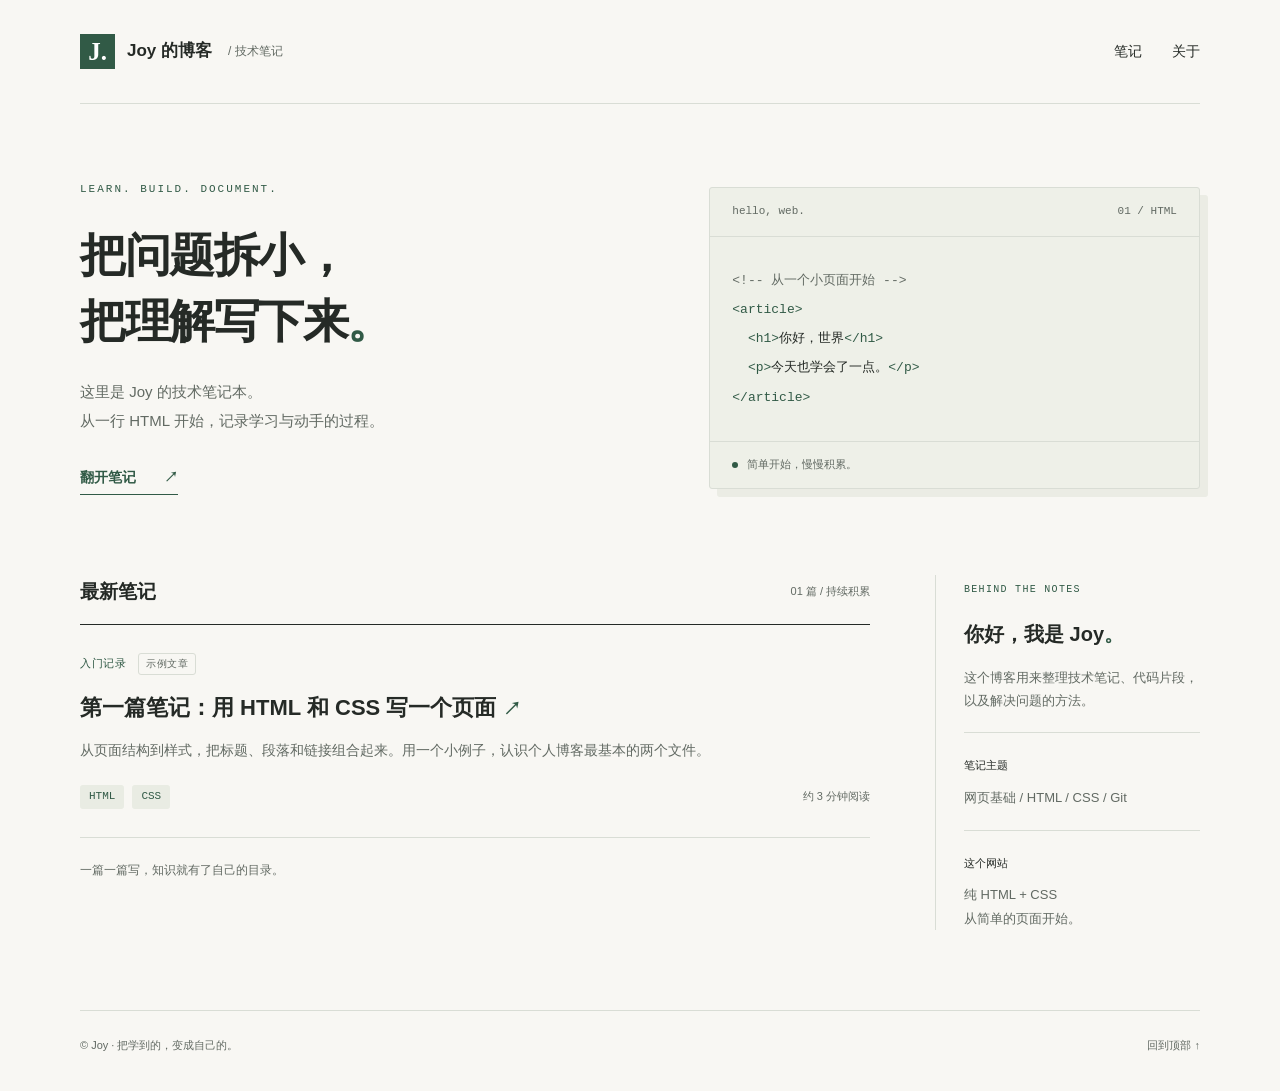
<file: index.html>
<!doctype html>
<html lang="zh-CN">
<head>
  <meta charset="utf-8">
  <meta name="viewport" content="width=device-width, initial-scale=1">
  <meta name="description" content="Joy 的博客：整理 HTML、CSS 和 Git 的技术笔记，让学过的知识留下来。">
  <title>Joy 的博客 · 技术笔记</title>
  <link rel="stylesheet" href="styles.css">
</head>
<body>
  <a class="skip-link" href="#main">跳到主要内容</a>
  <header class="site-header wrap">
    <a class="brand" href="index.html" aria-label="Joy 的博客首页"><span class="brand-mark" aria-hidden="true">J.</span> Joy 的博客<span class="brand-label">/ 技术笔记</span></a>
    <nav aria-label="主导航"><a href="#notes">笔记</a><a href="#about">关于</a></nav>
  </header>
  <main id="main" class="wrap">
    <section class="intro" aria-labelledby="intro-title">
      <div>
        <p class="eyebrow">LEARN. BUILD. DOCUMENT.</p>
        <h1 id="intro-title">把问题拆小，<br>把理解写下来<span class="accent">。</span></h1>
        <p class="intro-text">这里是 Joy 的技术笔记本。<br>从一行 HTML 开始，记录学习与动手的过程。</p>
        <a class="text-link" href="#notes">翻开笔记 <span aria-hidden="true">↗</span></a>
      </div>
      <aside class="code-note" aria-label="博客的 HTML 示例">
        <div class="code-note-head"><span>hello, web.</span><span>01 / HTML</span></div>
        <pre><code><span class="muted">&lt;!-- 从一个小页面开始 --&gt;</span>
<span class="code-tag">&lt;article&gt;</span>
  <span class="code-tag">&lt;h1&gt;</span>你好，世界<span class="code-tag">&lt;/h1&gt;</span>
  <span class="code-tag">&lt;p&gt;</span>今天也学会了一点。<span class="code-tag">&lt;/p&gt;</span>
<span class="code-tag">&lt;/article&gt;</span></code></pre>
        <p class="code-note-foot"><span class="dot" aria-hidden="true"></span>简单开始，慢慢积累。</p>
      </aside>
    </section>
    <div class="content-grid">
      <section id="notes" aria-labelledby="notes-title">
        <div class="section-heading"><h2 id="notes-title">最新笔记</h2><span>01 篇 / 持续积累</span></div>
        <article class="note-entry">
          <div class="note-meta"><span>入门记录</span><span class="sample">示例文章</span></div>
          <h3><a href="posts/first-page.html">第一篇笔记：用 HTML 和 CSS 写一个页面 <span aria-hidden="true">↗</span></a></h3>
          <p>从页面结构到样式，把标题、段落和链接组合起来。用一个小例子，认识个人博客最基本的两个文件。</p>
          <div class="note-bottom"><div class="tags"><span>HTML</span><span>CSS</span></div><span>约 3 分钟阅读</span></div>
        </article>
        <p class="margin-note">一篇一篇写，知识就有了自己的目录。</p>
      </section>
      <aside id="about" class="about" aria-labelledby="about-title">
        <p class="eyebrow">BEHIND THE NOTES</p>
        <h2 id="about-title">你好，我是 Joy<span class="accent">。</span></h2>
        <p>这个博客用来整理技术笔记、代码片段，以及解决问题的方法。</p>
        <div class="about-detail"><span>笔记主题</span><p>网页基础 / HTML / CSS / Git</p></div>
        <div class="about-detail"><span>这个网站</span><p>纯 HTML + CSS<br>从简单的页面开始。</p></div>
      </aside>
    </div>
  </main>
  <footer class="site-footer wrap"><span>© Joy · 把学到的，变成自己的。</span><a href="#main">回到顶部 ↑</a></footer>
</body>
</html>
</file>
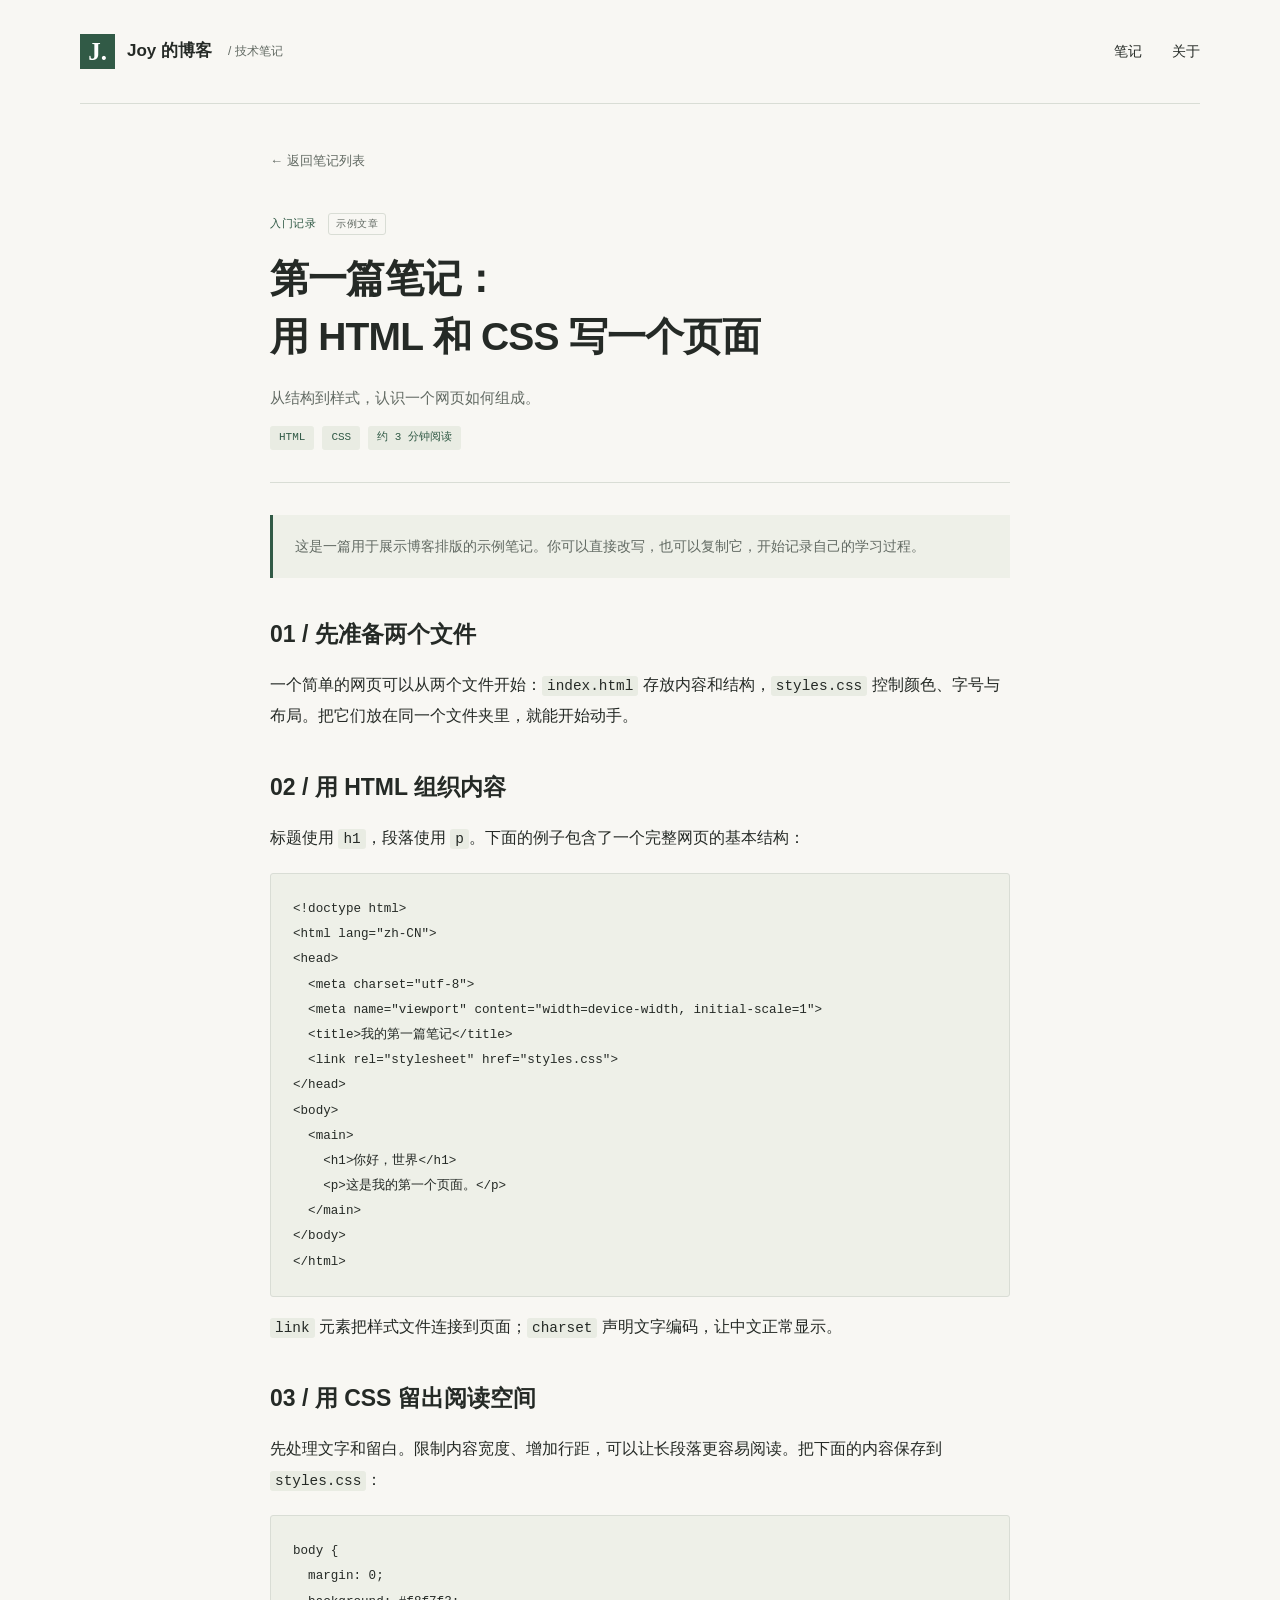
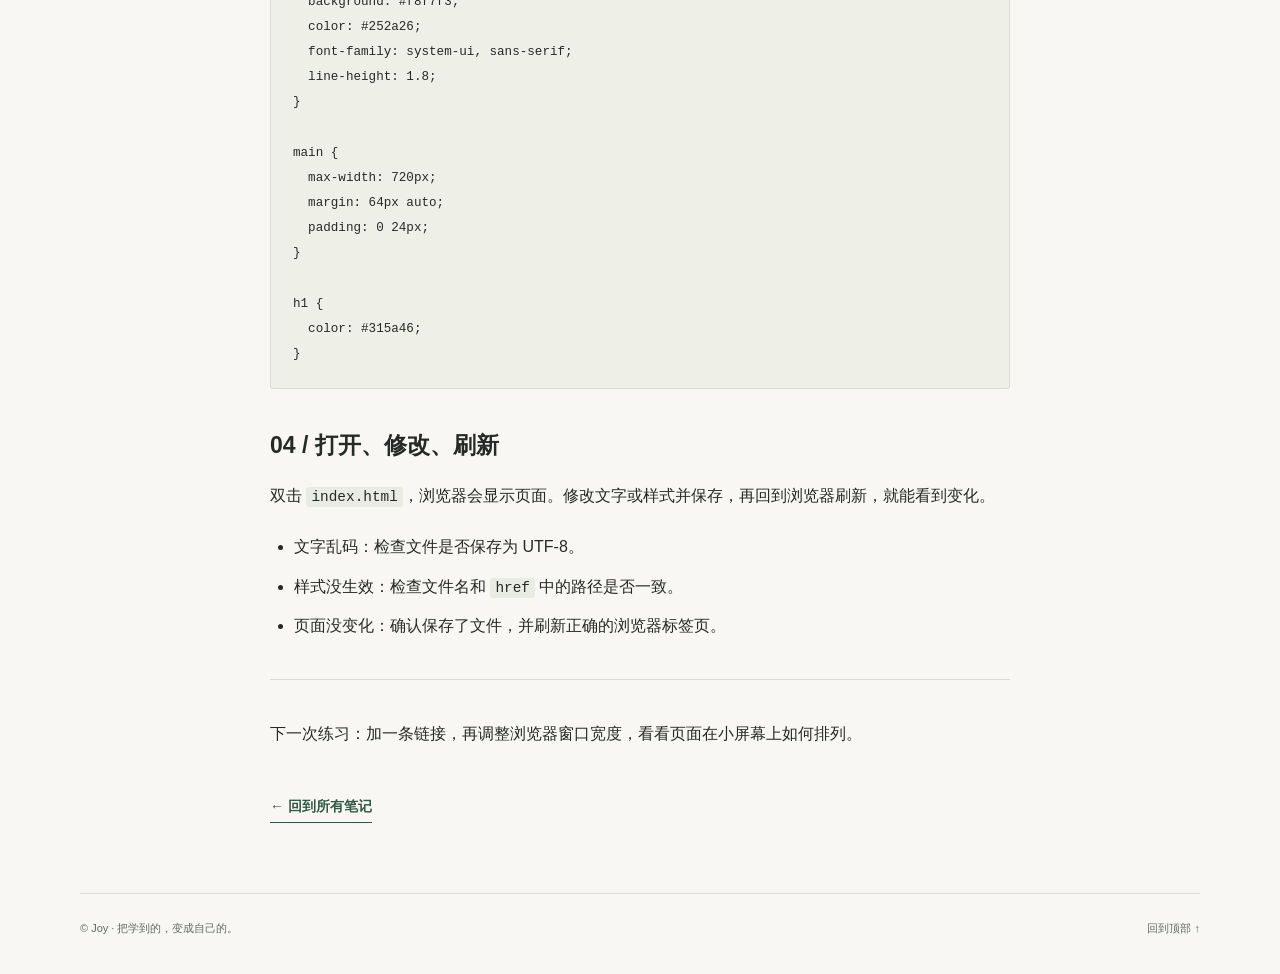
<file: posts/first-page.html>
<!doctype html>
<html lang="zh-CN">
<head>
  <meta charset="utf-8">
  <meta name="viewport" content="width=device-width, initial-scale=1">
  <meta name="description" content="一篇 HTML 和 CSS 入门示例笔记：认识网页结构、连接样式文件，并在浏览器中查看第一个页面。">
  <title>用 HTML 和 CSS 写一个页面 · Joy 的博客</title>
  <link rel="stylesheet" href="../styles.css">
</head>
<body>
  <a class="skip-link" href="#main">跳到主要内容</a>
  <header class="site-header wrap">
    <a class="brand" href="../index.html"><span class="brand-mark" aria-hidden="true">J.</span> Joy 的博客<span class="brand-label">/ 技术笔记</span></a>
    <nav aria-label="主导航"><a href="../index.html#notes">笔记</a><a href="../index.html#about">关于</a></nav>
  </header>
  <main id="main" class="article-wrap">
    <a class="back-link" href="../index.html#notes">← 返回笔记列表</a>
    <article>
      <header class="article-header">
        <div class="note-meta"><span>入门记录</span><span class="sample">示例文章</span></div>
        <h1>第一篇笔记：<br>用 HTML 和 CSS 写一个页面</h1>
        <p class="article-subtitle">从结构到样式，认识一个网页如何组成。</p>
        <div class="tags"><span>HTML</span><span>CSS</span><span>约 3 分钟阅读</span></div>
      </header>
      <div class="prose">
        <p class="callout">这是一篇用于展示博客排版的示例笔记。你可以直接改写，也可以复制它，开始记录自己的学习过程。</p>
        <h2>01 / 先准备两个文件</h2>
        <p>一个简单的网页可以从两个文件开始：<code>index.html</code> 存放内容和结构，<code>styles.css</code> 控制颜色、字号与布局。把它们放在同一个文件夹里，就能开始动手。</p>
        <h2>02 / 用 HTML 组织内容</h2>
        <p>标题使用 <code>h1</code>，段落使用 <code>p</code>。下面的例子包含了一个完整网页的基本结构：</p>
        <pre><code>&lt;!doctype html&gt;
&lt;html lang="zh-CN"&gt;
&lt;head&gt;
  &lt;meta charset="utf-8"&gt;
  &lt;meta name="viewport" content="width=device-width, initial-scale=1"&gt;
  &lt;title&gt;我的第一篇笔记&lt;/title&gt;
  &lt;link rel="stylesheet" href="styles.css"&gt;
&lt;/head&gt;
&lt;body&gt;
  &lt;main&gt;
    &lt;h1&gt;你好，世界&lt;/h1&gt;
    &lt;p&gt;这是我的第一个页面。&lt;/p&gt;
  &lt;/main&gt;
&lt;/body&gt;
&lt;/html&gt;</code></pre>
        <p><code>link</code> 元素把样式文件连接到页面；<code>charset</code> 声明文字编码，让中文正常显示。</p>
        <h2>03 / 用 CSS 留出阅读空间</h2>
        <p>先处理文字和留白。限制内容宽度、增加行距，可以让长段落更容易阅读。把下面的内容保存到 <code>styles.css</code>：</p>
        <pre><code>body {
  margin: 0;
  background: #f8f7f3;
  color: #252a26;
  font-family: system-ui, sans-serif;
  line-height: 1.8;
}

main {
  max-width: 720px;
  margin: 64px auto;
  padding: 0 24px;
}

h1 {
  color: #315a46;
}</code></pre>
        <h2>04 / 打开、修改、刷新</h2>
        <p>双击 <code>index.html</code>，浏览器会显示页面。修改文字或样式并保存，再回到浏览器刷新，就能看到变化。</p>
        <ul><li>文字乱码：检查文件是否保存为 UTF-8。</li><li>样式没生效：检查文件名和 <code>href</code> 中的路径是否一致。</li><li>页面没变化：确认保存了文件，并刷新正确的浏览器标签页。</li></ul>
        <hr>
        <p>下一次练习：加一条链接，再调整浏览器窗口宽度，看看页面在小屏幕上如何排列。</p>
      </div>
    </article>
    <a class="text-link article-end" href="../index.html#notes">← 回到所有笔记</a>
  </main>
  <footer class="site-footer wrap"><span>© Joy · 把学到的，变成自己的。</span><a href="#main">回到顶部 ↑</a></footer>
</body>
</html>
</file>
<file: styles.css>
/* 全站主题：修改这些变量即可调整配色。 */
:root { --paper: #f8f7f3; --ink: #252a26; --muted: #626a63; --green: #315a46; --line: #d9ddd5; --soft: #eef0e8; }
* { box-sizing: border-box; }
html { scroll-behavior: smooth; scroll-padding-top: 28px; }
body { margin: 0; color: var(--ink); background: var(--paper); font-family: "Segoe UI", "Microsoft YaHei", sans-serif; line-height: 1.8; -webkit-font-smoothing: antialiased; }
a { color: inherit; text-decoration: none; }
a:hover { color: var(--green); text-decoration: underline; text-underline-offset: 5px; }
a:focus-visible { outline: 3px solid var(--green); outline-offset: 5px; border-radius: 2px; }
::selection { background: #d7e6d6; }
.wrap { width: min(1120px, calc(100% - 80px)); margin-inline: auto; }
.site-header { min-height: 104px; display: flex; justify-content: space-between; align-items: center; gap: 24px; border-bottom: 1px solid var(--line); }
.brand { display: inline-flex; align-items: center; gap: 12px; font-size: 17px; font-weight: 650; }
.brand-mark { display: inline-grid; place-items: center; width: 35px; height: 35px; background: var(--green); color: white; font-family: Georgia, serif; font-size: 25px; line-height: 1; }
.brand-label { color: var(--muted); font-size: 12px; font-weight: 400; margin-left: 4px; }
nav { display: flex; gap: 30px; font-size: 14px; }
.intro { padding: 77px 0 80px; display: grid; grid-template-columns: 1.15fr 1fr; gap: 65px; align-items: center; }
.eyebrow { margin: 0 0 23px; font: 11px/1.6 Consolas, monospace; letter-spacing: 2px; color: var(--green); }
h1, h2, h3, p { margin-top: 0; }
.intro h1 { font-size: clamp(32px, 3.6vw, 46px); line-height: 1.45; letter-spacing: -1.5px; font-weight: 650; margin-bottom: 22px; }
.accent { color: var(--green); }
.intro-text { font-size: 15px; color: var(--muted); margin-bottom: 28px; line-height: 1.95; }
.text-link { display: inline-block; color: var(--green); font-size: 14px; font-weight: 650; border-bottom: 1px solid var(--green); padding-bottom: 3px; }
.text-link span { margin-left: 24px; }
.code-note { background: var(--soft); border: 1px solid var(--line); border-radius: 3px; box-shadow: 8px 8px 0 #ebece4; }
.code-note-head { display: flex; justify-content: space-between; gap: 15px; padding: 15px 22px; border-bottom: 1px solid var(--line); font: 11px/1.6 Consolas, monospace; color: var(--muted); }
pre { overflow-x: auto; tab-size: 2; }
.code-note pre { margin: 0; padding: 29px 22px; font: 13px/2.25 Consolas, "Microsoft YaHei", monospace; }
.code-tag { color: var(--green); }
.muted { color: var(--muted); }
.code-note-foot { margin: 0; border-top: 1px solid var(--line); padding: 13px 22px; color: var(--muted); font-size: 11px; }
.dot { display: inline-block; width: 6px; height: 6px; border-radius: 50%; background: var(--green); margin-right: 9px; }
.content-grid { display: grid; grid-template-columns: minmax(0, 1fr) 265px; gap: 65px; padding: 0 0 80px; }
.section-heading { display: flex; align-items: center; justify-content: space-between; gap: 15px; border-bottom: 1px solid var(--ink); padding-bottom: 15px; }
.section-heading h2 { font-size: 19px; margin: 0; font-weight: 600; }
.section-heading > span { font-size: 11px; color: var(--muted); }
.note-entry { padding: 28px 0; border-bottom: 1px solid var(--line); }
.note-meta { display: flex; align-items: center; flex-wrap: wrap; gap: 12px; color: var(--green); font-size: 11px; margin-bottom: 15px; letter-spacing: .5px; }
.sample { padding: 1px 7px; border: 1px solid var(--line); border-radius: 3px; color: var(--muted); font-size: 10px; }
.note-entry h3 { font-size: 22px; line-height: 1.65; font-weight: 600; margin-bottom: 12px; }
.note-entry h3 span { white-space: nowrap; font-size: 18px; color: var(--green); }
.note-entry > p { color: var(--muted); font-size: 14px; margin-bottom: 22px; }
.note-bottom { display: flex; justify-content: space-between; gap: 16px; align-items: center; color: var(--muted); font-size: 11px; }
.tags { display: flex; flex-wrap: wrap; gap: 8px; }
.tags span { background: #e9ece3; color: var(--green); padding: 2px 9px; border-radius: 3px; font: 11px/1.8 Consolas, "Microsoft YaHei", monospace; }
.margin-note { color: var(--muted); font-size: 12px; margin-top: 22px; }
.about { border-left: 1px solid var(--line); padding-left: 28px; }
.about .eyebrow { font-size: 10px; letter-spacing: 1.3px; margin: 7px 0 18px; }
.about h2 { font-size: 20px; font-weight: 600; margin-bottom: 14px; }
.about > p:not(.eyebrow), .about-detail p { font-size: 13px; color: var(--muted); }
.about-detail { padding-top: 17px; margin-top: 20px; border-top: 1px solid var(--line); }
.about-detail > span { font-size: 11px; color: var(--ink); }
.about-detail p { margin: 7px 0 0; }
.site-footer { border-top: 1px solid var(--line); display: flex; justify-content: space-between; gap: 15px; padding: 25px 0 35px; font-size: 11px; color: var(--muted); }
.skip-link { position: absolute; top: -100px; left: 15px; padding: 10px 16px; background: var(--green); color: white; z-index: 5; }
.skip-link:focus { top: 10px; color: white; }
.article-wrap { width: min(740px, calc(100% - 48px)); margin: 42px auto 70px; }
.back-link { color: var(--muted); font-size: 13px; }
.article-header { margin: 38px 0 32px; padding-bottom: 32px; border-bottom: 1px solid var(--line); }
.article-header h1 { font-size: clamp(27px, 4vw, 39px); line-height: 1.5; letter-spacing: -.8px; margin-bottom: 17px; }
.article-subtitle { color: var(--muted); font-size: 15px; }
.prose { font-size: 16px; line-height: 1.95; overflow-wrap: anywhere; }
.prose h2 { font-size: 23px; line-height: 1.6; margin: 38px 0 16px; }
.prose p { margin-bottom: 20px; }
.prose code { font-family: Consolas, monospace; font-size: .9em; }
.prose :not(pre) > code { background: #e9ece3; padding: 2px 5px; border-radius: 3px; }
.prose pre { padding: 22px; background: var(--soft); border: 1px solid var(--line); border-radius: 3px; font-size: 14px; line-height: 1.8; white-space: pre; }
.callout { padding: 18px 22px; border-left: 3px solid var(--green); background: var(--soft); color: var(--muted); font-size: 14px; }
.prose ul { padding-left: 24px; }
.prose li { margin-bottom: 8px; }
.prose hr { border: 0; border-top: 1px solid var(--line); margin: 38px 0; }
.article-end { margin-top: 25px; }
@media (max-width: 850px) {
  .wrap { width: calc(100% - 48px); }
  .intro { gap: 30px; grid-template-columns: 1fr; padding: 48px 0; }
  .code-note { max-width: 550px; width: 100%; }
  .content-grid { grid-template-columns: minmax(0, 1fr) 220px; gap: 30px; }
  .brand-label { display: none; }
}
@media (max-width: 600px) {
  .site-header { min-height: 80px; gap: 15px; }
  .brand { font-size: 15px; gap: 9px; }
  nav { gap: 18px; font-size: 13px; }
  .intro h1 { font-size: 33px; }
  .content-grid { grid-template-columns: minmax(0, 1fr); gap: 30px; padding-bottom: 45px; }
  .about { border-left: 0; border-top: 1px solid var(--line); padding: 25px 0 0; }
  .note-entry h3 { font-size: 21px; }
  .code-note pre { padding: 20px 14px; font-size: 11px; }
  .code-note-head, .code-note-foot { padding-inline: 14px; }
  .site-footer { flex-wrap: wrap; }
  .article-wrap { margin-top: 28px; }
}
@media (prefers-reduced-motion: reduce) { html { scroll-behavior: auto; } }
</file>
